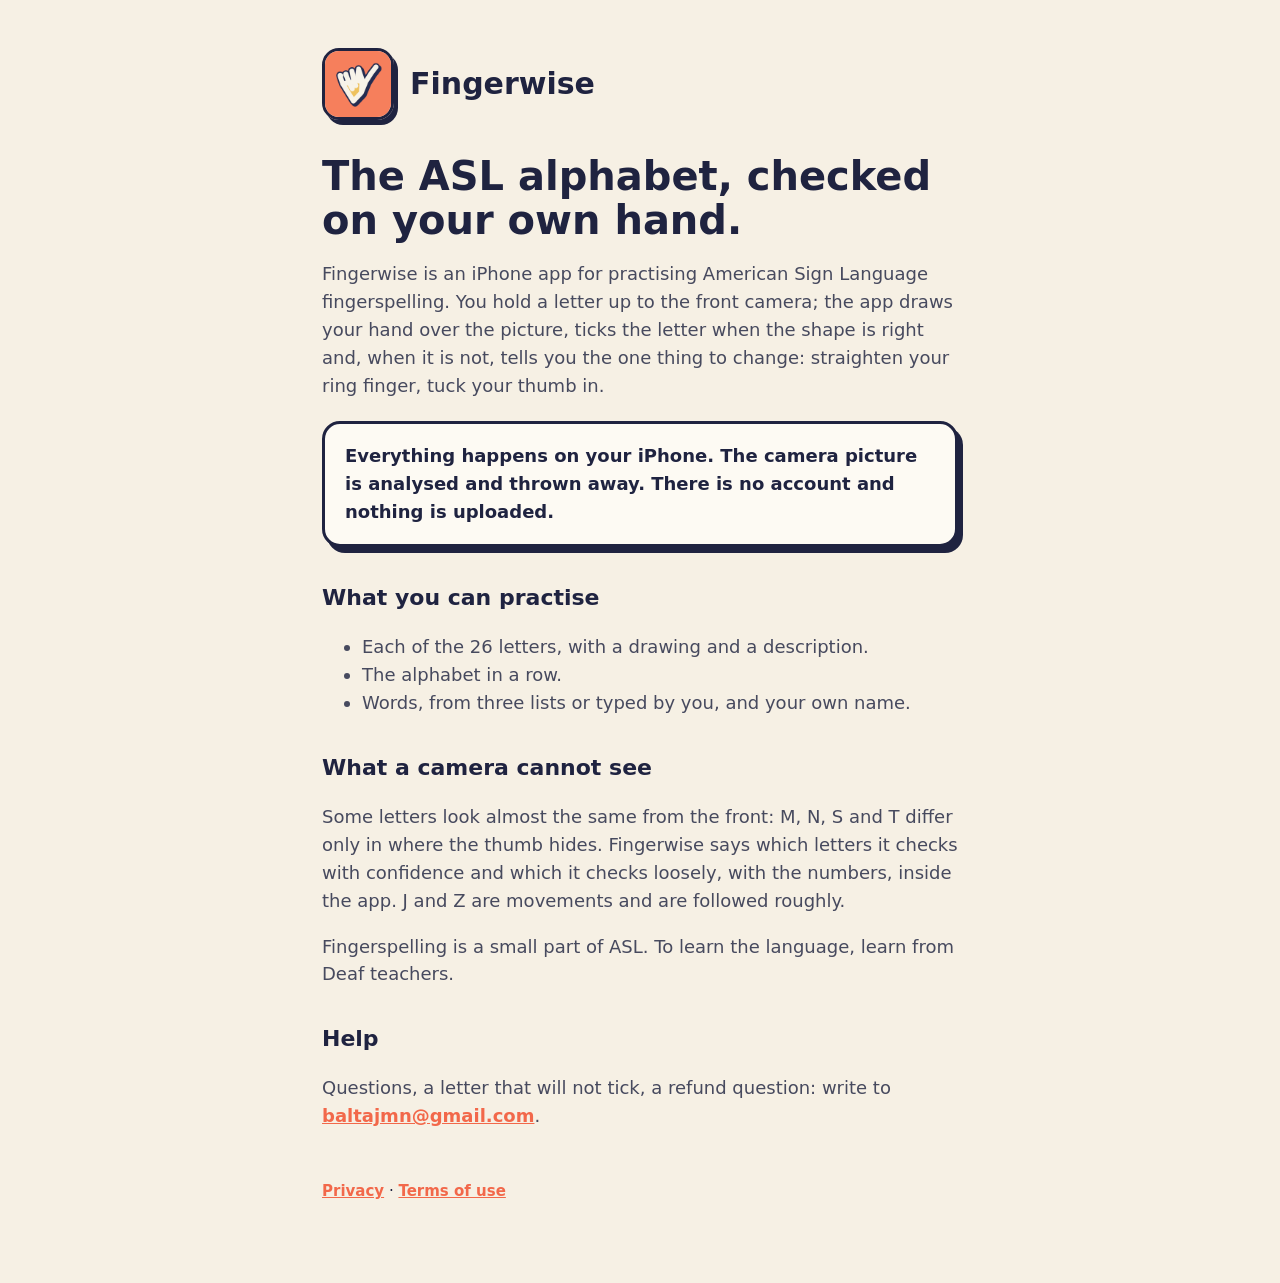
<file: index.html>
<!doctype html>
<html lang="en">
<meta charset="utf-8">
<meta name="viewport" content="width=device-width, initial-scale=1">
<title>Fingerwise: ASL alphabet coach for iPhone</title>
<meta name="description" content="Fingerwise looks at your hand through the iPhone camera and tells you whether your ASL fingerspelling letter is right, and which finger is off.">
<link rel="stylesheet" href="/assets/site.css">
<link rel="apple-touch-icon" href="/assets/icon-180.png">
<main>
  <header><img src="/assets/icon-180.png" alt=""><a href="/">Fingerwise</a></header>
  <h1>The ASL alphabet, checked on your own hand.</h1>
  <p>Fingerwise is an iPhone app for practising American Sign Language fingerspelling. You hold a letter up to the front camera; the app draws your hand over the picture, ticks the letter when the shape is right and, when it is not, tells you the one thing to change: straighten your ring finger, tuck your thumb in.</p>
  <div class="block"><p>Everything happens on your iPhone. The camera picture is analysed and thrown away. There is no account and nothing is uploaded.</p></div>
  <h2>What you can practise</h2>
  <ul>
    <li>Each of the 26 letters, with a drawing and a description.</li>
    <li>The alphabet in a row.</li>
    <li>Words, from three lists or typed by you, and your own name.</li>
  </ul>
  <h2>What a camera cannot see</h2>
  <p>Some letters look almost the same from the front: M, N, S and T differ only in where the thumb hides. Fingerwise says which letters it checks with confidence and which it checks loosely, with the numbers, inside the app. J and Z are movements and are followed roughly.</p>
  <p>Fingerspelling is a small part of ASL. To learn the language, learn from Deaf teachers.</p>
  <h2>Help</h2>
  <p>Questions, a letter that will not tick, a refund question: write to <a href="mailto:baltajmn@gmail.com?subject=Fingerwise">baltajmn@gmail.com</a>.</p>
  <footer><a href="/privacy/">Privacy</a> &middot; <a href="https://www.apple.com/legal/internet-services/itunes/dev/stdeula/">Terms of use</a></footer>
</main>
</html>
</file>
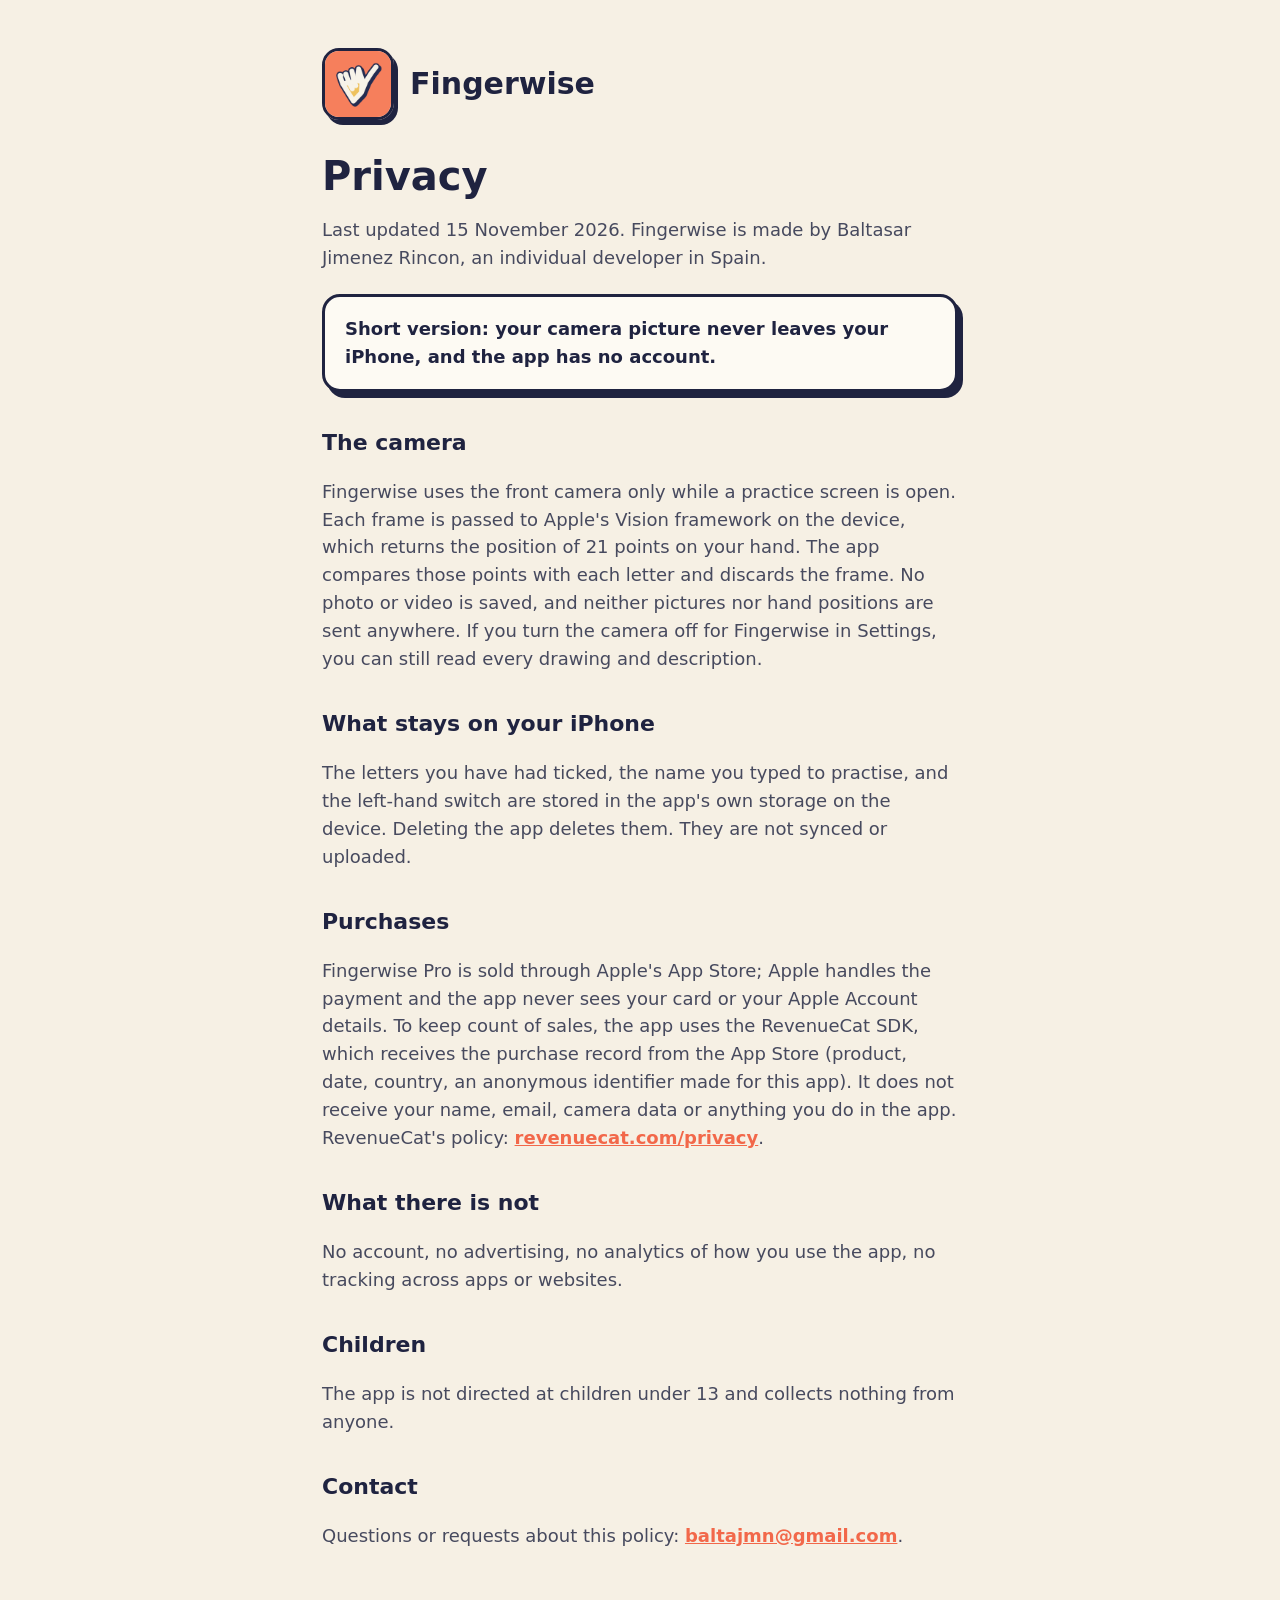
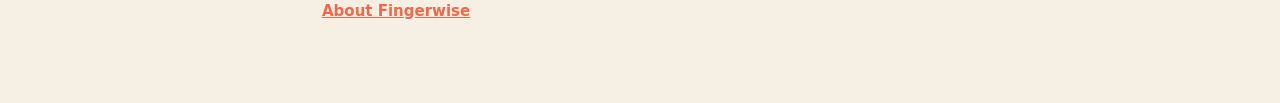
<file: privacy/index.html>
<!doctype html>
<html lang="en">
<meta charset="utf-8">
<meta name="viewport" content="width=device-width, initial-scale=1">
<title>Fingerwise: privacy</title>
<link rel="stylesheet" href="/assets/site.css">
<main>
  <header><img src="/assets/icon-180.png" alt=""><a href="/">Fingerwise</a></header>
  <h1>Privacy</h1>
  <p>Last updated 15 November 2026. Fingerwise is made by Baltasar Jimenez Rincon, an individual developer in Spain.</p>
  <div class="block"><p>Short version: your camera picture never leaves your iPhone, and the app has no account.</p></div>
  <h2>The camera</h2>
  <p>Fingerwise uses the front camera only while a practice screen is open. Each frame is passed to Apple's Vision framework on the device, which returns the position of 21 points on your hand. The app compares those points with each letter and discards the frame. No photo or video is saved, and neither pictures nor hand positions are sent anywhere. If you turn the camera off for Fingerwise in Settings, you can still read every drawing and description.</p>
  <h2>What stays on your iPhone</h2>
  <p>The letters you have had ticked, the name you typed to practise, and the left-hand switch are stored in the app's own storage on the device. Deleting the app deletes them. They are not synced or uploaded.</p>
  <h2>Purchases</h2>
  <p>Fingerwise Pro is sold through Apple's App Store; Apple handles the payment and the app never sees your card or your Apple Account details. To keep count of sales, the app uses the RevenueCat SDK, which receives the purchase record from the App Store (product, date, country, an anonymous identifier made for this app). It does not receive your name, email, camera data or anything you do in the app. RevenueCat's policy: <a href="https://www.revenuecat.com/privacy">revenuecat.com/privacy</a>.</p>
  <h2>What there is not</h2>
  <p>No account, no advertising, no analytics of how you use the app, no tracking across apps or websites.</p>
  <h2>Children</h2>
  <p>The app is not directed at children under 13 and collects nothing from anyone.</p>
  <h2>Contact</h2>
  <p>Questions or requests about this policy: <a href="mailto:baltajmn@gmail.com?subject=Fingerwise%20privacy">baltajmn@gmail.com</a>.</p>
  <footer><a href="/">About Fingerwise</a></footer>
</main>
</html>
</file>
<file: assets/site.css>
:root { --paper: #F6F0E4; --card: #FDFAF3; --ink: #1F2340; --coral: #F2684A; --mustard: #E9B44C; }
* { box-sizing: border-box; }
body { margin: 0; background: var(--paper); color: var(--ink); font: 18px/1.55 ui-rounded, "SF Pro Rounded", system-ui, sans-serif; }
main { max-width: 680px; margin: 0 auto; padding: 48px 22px 80px; }
header { display: flex; align-items: center; gap: 16px; margin-bottom: 34px; }
header img { width: 72px; height: 72px; border-radius: 17px; border: 3px solid var(--ink); box-shadow: 4px 5px 0 var(--ink); }
header a { font-size: 30px; font-weight: 900; color: var(--ink); text-decoration: none; }
h1 { font-size: 40px; line-height: 1.1; font-weight: 900; margin: 0 0 18px; }
h2 { font-size: 22px; font-weight: 800; margin: 34px 0 6px; }
p, li { color: #1F2340D0; }
a { color: var(--coral); font-weight: 700; }
.block { background: var(--card); border: 3px solid var(--ink); border-radius: 18px; box-shadow: 5px 6px 0 var(--ink); padding: 18px 20px; margin: 22px 0; }
.block p { margin: 0; color: var(--ink); font-weight: 600; }
footer { margin-top: 50px; font-size: 15px; }
</file>
